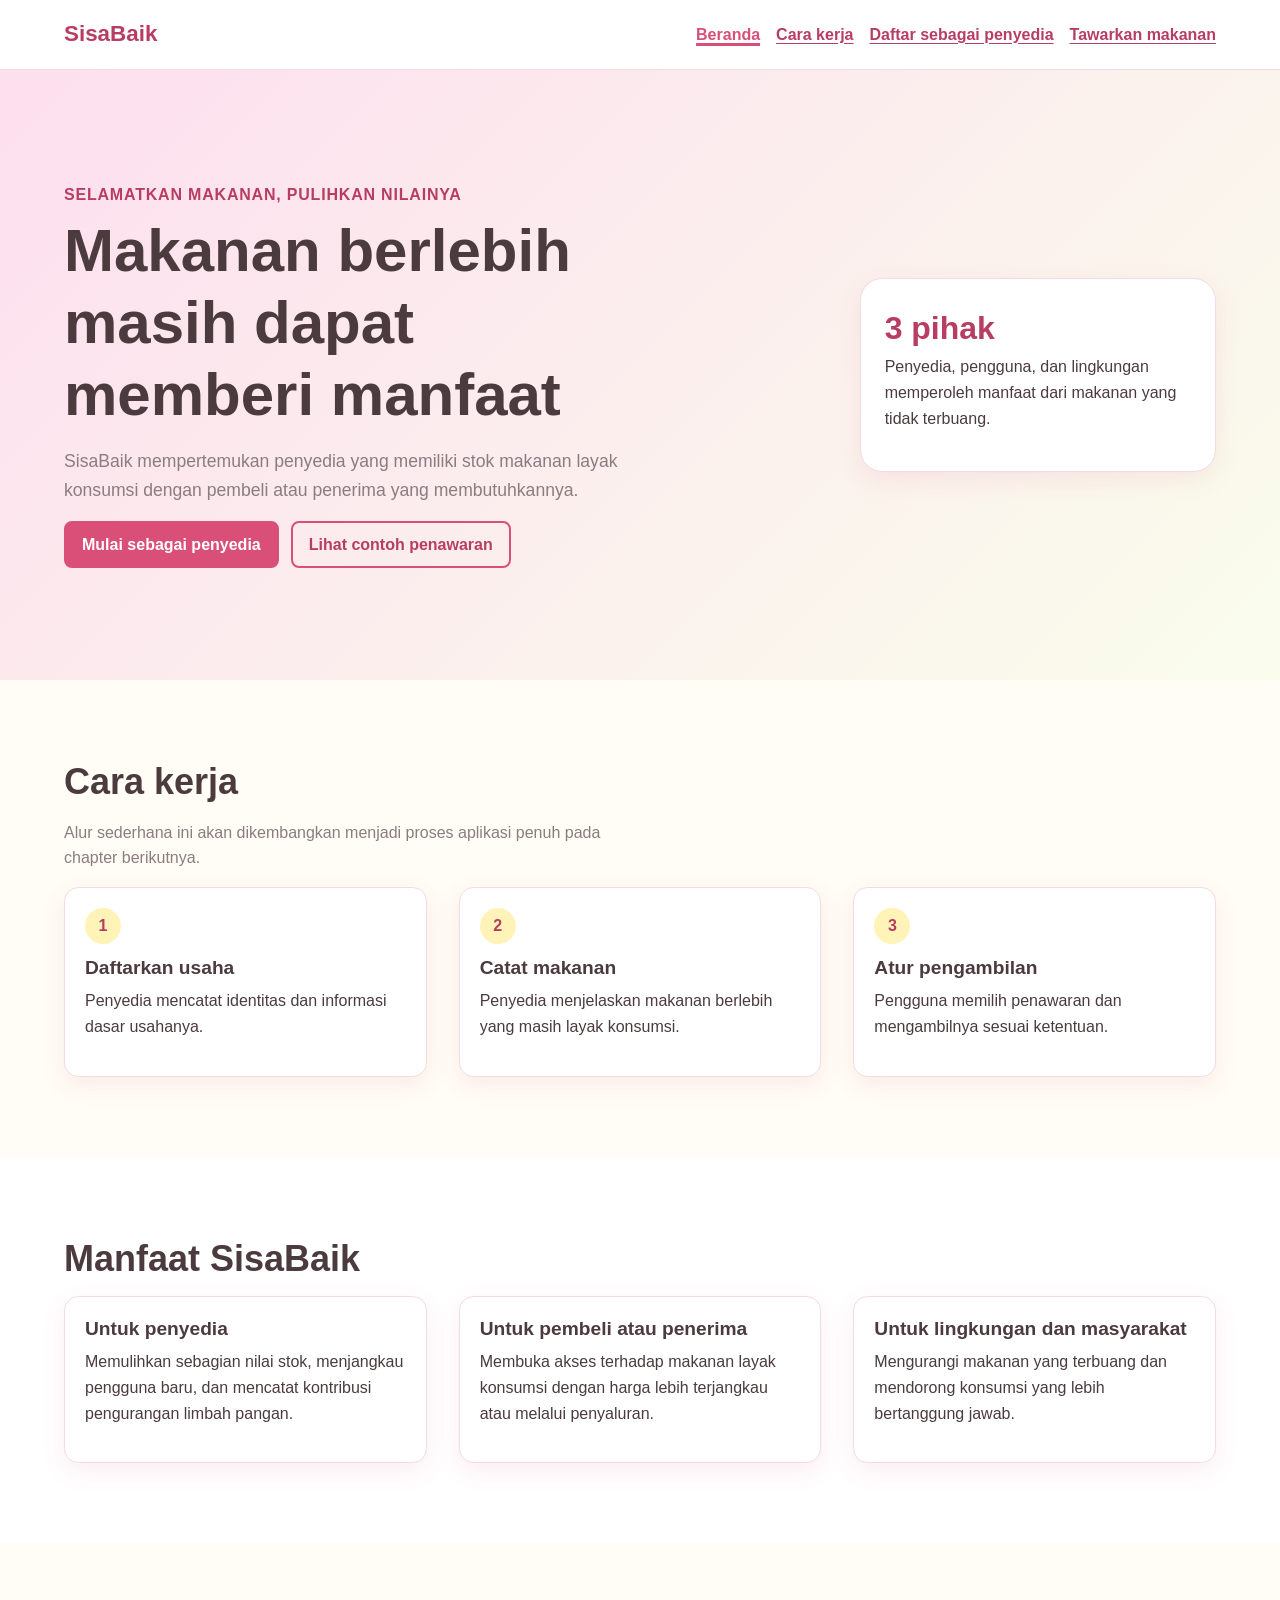
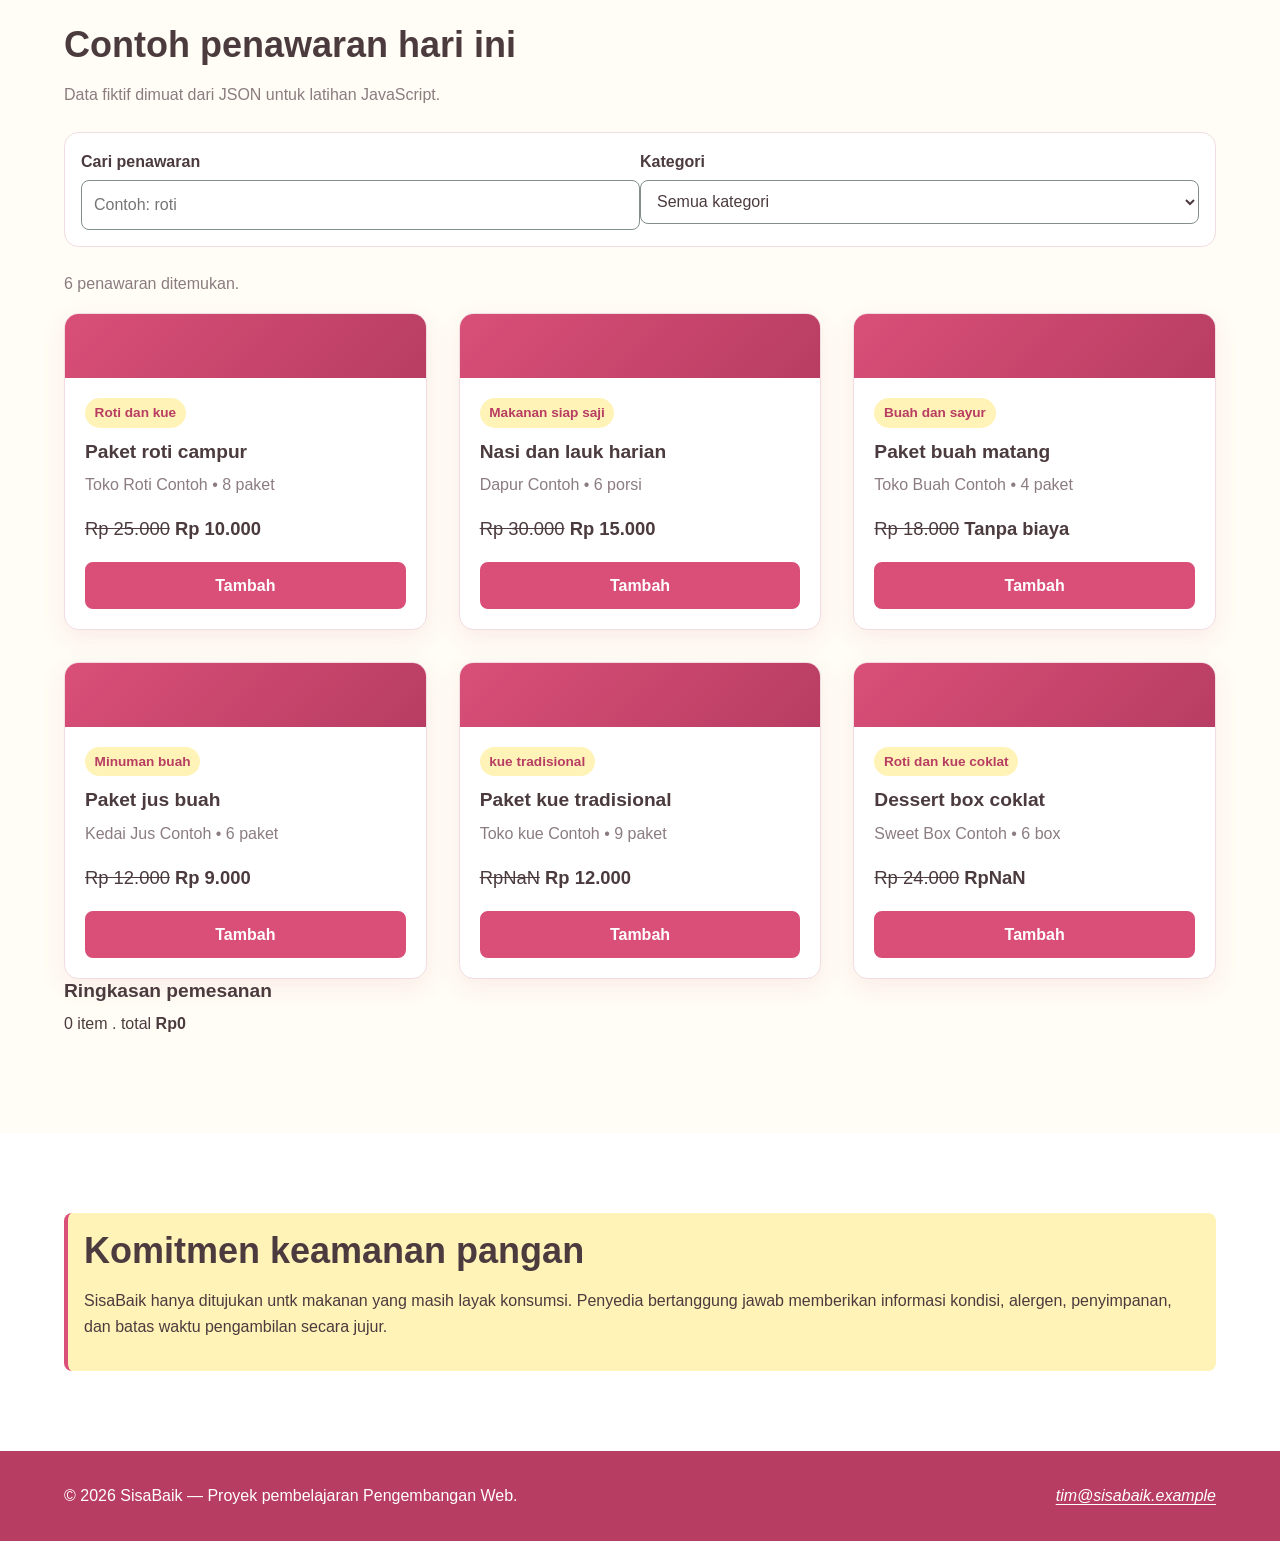
<file: index.html>
<!doctype html>
<html lang="id">
  <head>
    <meta charset="utf-8">
    <meta name="viewport" content="width=device-width, initial-scale=1">
    <meta
      name="description"
      content="SisaBaik membantu penyedia menawarkan makanan berlebih agar tetap bernilai, terjangkau, dan tidak terbuang."
    >
    <title>Beranda | SisaBaik</title>
    <link rel="stylesheet" href="styles.css">
    <script src="app.js" defer></script>
  </head>

  <body>
    <a class="skip-link" href="#konten-utama">Lewati ke konten utama</a>

    <header class="site-header">
      <div class="container header-layout">
        <p class="brand">SisaBaik</p>

        <nav aria-label="Navigasi utama">
          <ul class="nav-list">
            <li><a href="index.html" aria-current="page">Beranda</a></li>
            <li><a href="#cara-kerja">Cara kerja</a></li>
            <li><a href="daftar-penyedia.html">Daftar sebagai penyedia</a></li>
            <li><a href="tawarkan-makanan.html">Tawarkan makanan</a></li>
          </ul>
        </nav>
      </div>
    </header>

    <main id="konten-utama" tabindex="-1">
      <section class="hero" aria-labelledby="judul-utama">
        <div class="container hero-layout">
          <div>
            <p class="eyebrow">Selamatkan makanan, pulihkan nilainya</p>

            <h1 id="judul-utama">
              Makanan berlebih masih dapat memberi manfaat
            </h1>

            <p class="lead">
              SisaBaik mempertemukan penyedia yang memiliki stok makanan layak
              konsumsi dengan pembeli atau penerima yang membutuhkannya.
            </p>

            <div class="button-group">
              <a class="button" href="daftar-penyedia.html">
                Mulai sebagai penyedia
              </a>

              <a class="button button-secondary" href="#penawaran-contoh">
                Lihat contoh penawaran
              </a>
            </div>
          </div>

          <aside class="hero-panel" aria-label="Ringkasan manfaat SisaBaik">
            <strong>3 pihak</strong>
            <p>
              Penyedia, pengguna, dan lingkungan memperoleh manfaat dari
              makanan yang tidak terbuang.
            </p>
          </aside>
        </div>
      </section>

      <section class="section" id="cara-kerja" aria-labelledby="judul-cara-kerja">
        <div class="container">
          <h2 id="judul-cara-kerja">Cara kerja</h2>

          <p class="section-intro">
            Alur sederhana ini akan dikembangkan menjadi proses aplikasi penuh
            pada chapter berikutnya.
          </p>

          <div class="steps-grid">
            <article class="card">
              <span class="step-number" aria-hidden="true">1</span>
              <h3>Daftarkan usaha</h3>
              <p>
                Penyedia mencatat identitas dan informasi dasar usahanya.
              </p>
            </article>

            <article class="card">
              <span class="step-number" aria-hidden="true">2</span>
              <h3>Catat makanan</h3>
              <p>
                Penyedia menjelaskan makanan berlebih yang masih layak
                konsumsi.
              </p>
            </article>

            <article class="card">
              <span class="step-number" aria-hidden="true">3</span>
              <h3>Atur pengambilan</h3>
              <p>
                Pengguna memilih penawaran dan mengambilnya sesuai ketentuan.
              </p>
            </article>
          </div>
        </div>
      </section>

      <section class="section section-alt" aria-labelledby="judul-manfaat">
        <div class="container">
          <h2 id="judul-manfaat">Manfaat SisaBaik</h2>

          <div class="benefit-grid">
            <article class="card">
              <h3>Untuk penyedia</h3>
              <p>
                Memulihkan sebagian nilai stok, menjangkau pengguna baru, dan
                mencatat kontribusi pengurangan limbah pangan.
              </p>
            </article>

            <article class="card">
              <h3>Untuk pembeli atau penerima</h3>
              <p>
                Membuka akses terhadap makanan layak konsumsi dengan harga
                lebih terjangkau atau melalui penyaluran.
              </p>
            </article>

            <article class="card">
              <h3>Untuk lingkungan dan masyarakat</h3>
              <p>
                Mengurangi makanan yang terbuang dan mendorong konsumsi yang
                lebih bertanggung jawab.
              </p>
            </article>
          </div>
        </div>
      </section>

      <section class="section" id="penawaran-contoh" aria-labelledby="judul-penawaran">
        <div class="container">
          <h2 id="judul-penawaran">Contoh penawaran hari ini</h2>

          <p class="section-intro">Data fiktif dimuat dari JSON untuk latihan JavaScript.</p>
          <form class="filter-panel" id="filter-form" role="search">
          <p>
            <label for="kata-kunci">Cari penawaran</label><br>
          <input id="kata-kunci" name="kata_kunci" type="search" placeholder="Contoh: roti">
          </p>
          <p>
            <label for="filter-kategori">Kategori</label><br>
          <select id="filter-kategori" name="kategori">
            <option value="semua">Semua kategori</option>
            <option value="makanan-siap-saji">Makanan siap saji</option>
            <option value="roti-kue">Roti dan kue</option>
            <option value="buah-sayur">Buah dan sayur</option>
            <option value="minuman buah">Minuman</option>
            <option value="kue">kue tradisional</option> 
            <option value="roti-kue-coklat">Roti dan kue coklat</option>
            </select>
          </p>
          </form>
          <p id="status-katalog" class="status-message" role="status" aria-live="polite">Memuat penawaran...</p>

          <div class="offer-grid" id="daftar-penawaran"></div>
          <aside class="cart-summary" aria-labelledby="judul-ringkasan">
            <h3 id="judul-ringkasan">Ringkasan pemesanan</h3>
            <p><span id="jumlah-item">0</span> item . total <strong id="total-pesanan">Rp0</strong></p>
            </aside>
            </div>
          </div>
          </section>
          
          <section class="section section-alt" aria-labelledby="judul-keamanan">
            <div class="container">
              <div class="notice">
                <h2 id="judul-keamanan">Komitmen keamanan pangan</h2>
                <p>SisaBaik hanya ditujukan untk makanan yang masih layak konsumsi. Penyedia bertanggung jawab memberikan
                  informasi kondisi, alergen, penyimpanan, dan batas waktu pengambilan secara jujur.</p>
                </div>
              </div>
              </section>
            </main>

    <footer class="site-footer">
      <div class="container footer-layout">
        <p>&copy; 2026 SisaBaik — Proyek pembelajaran Pengembangan Web.</p>

        <address>
          <a href="mailto:tim@sisabaik.example">
            tim@sisabaik.example
          </a>
        </address>
      </div>
    </footer>
  </body>
</html>
</file>
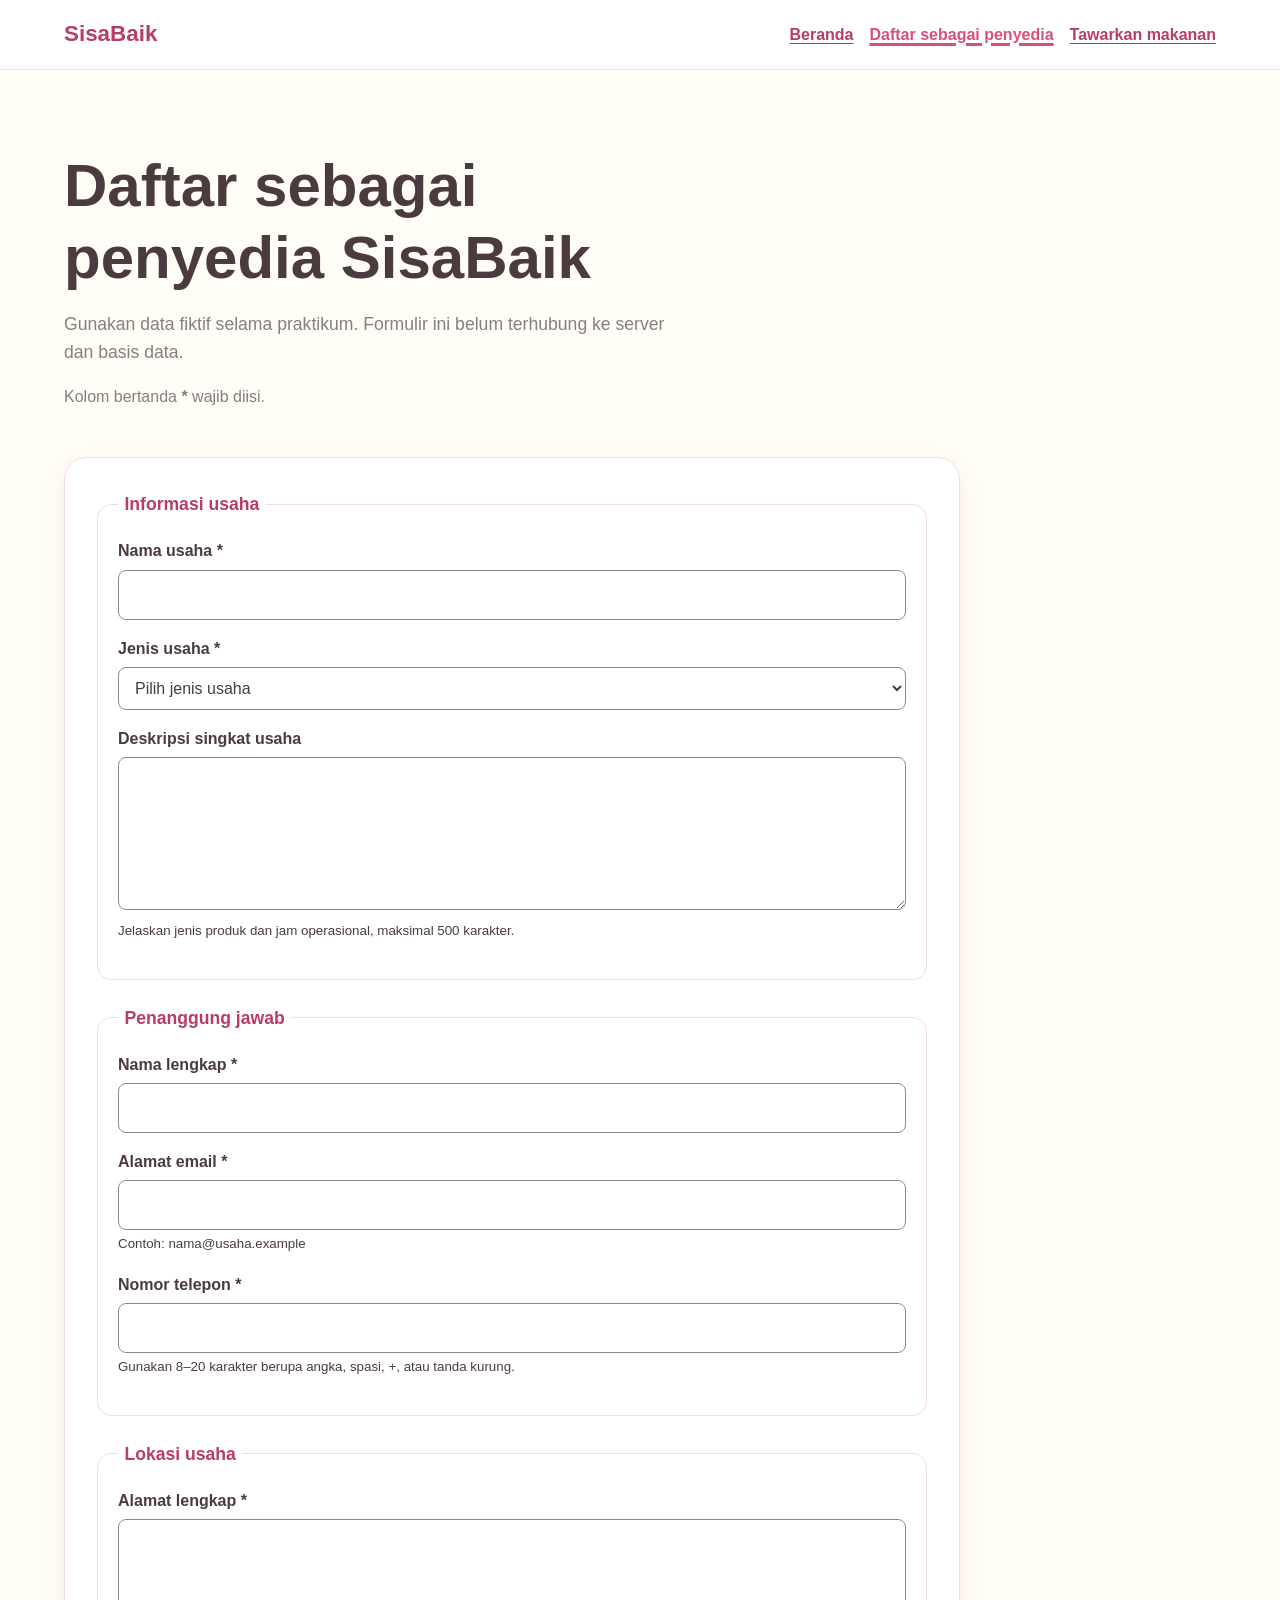
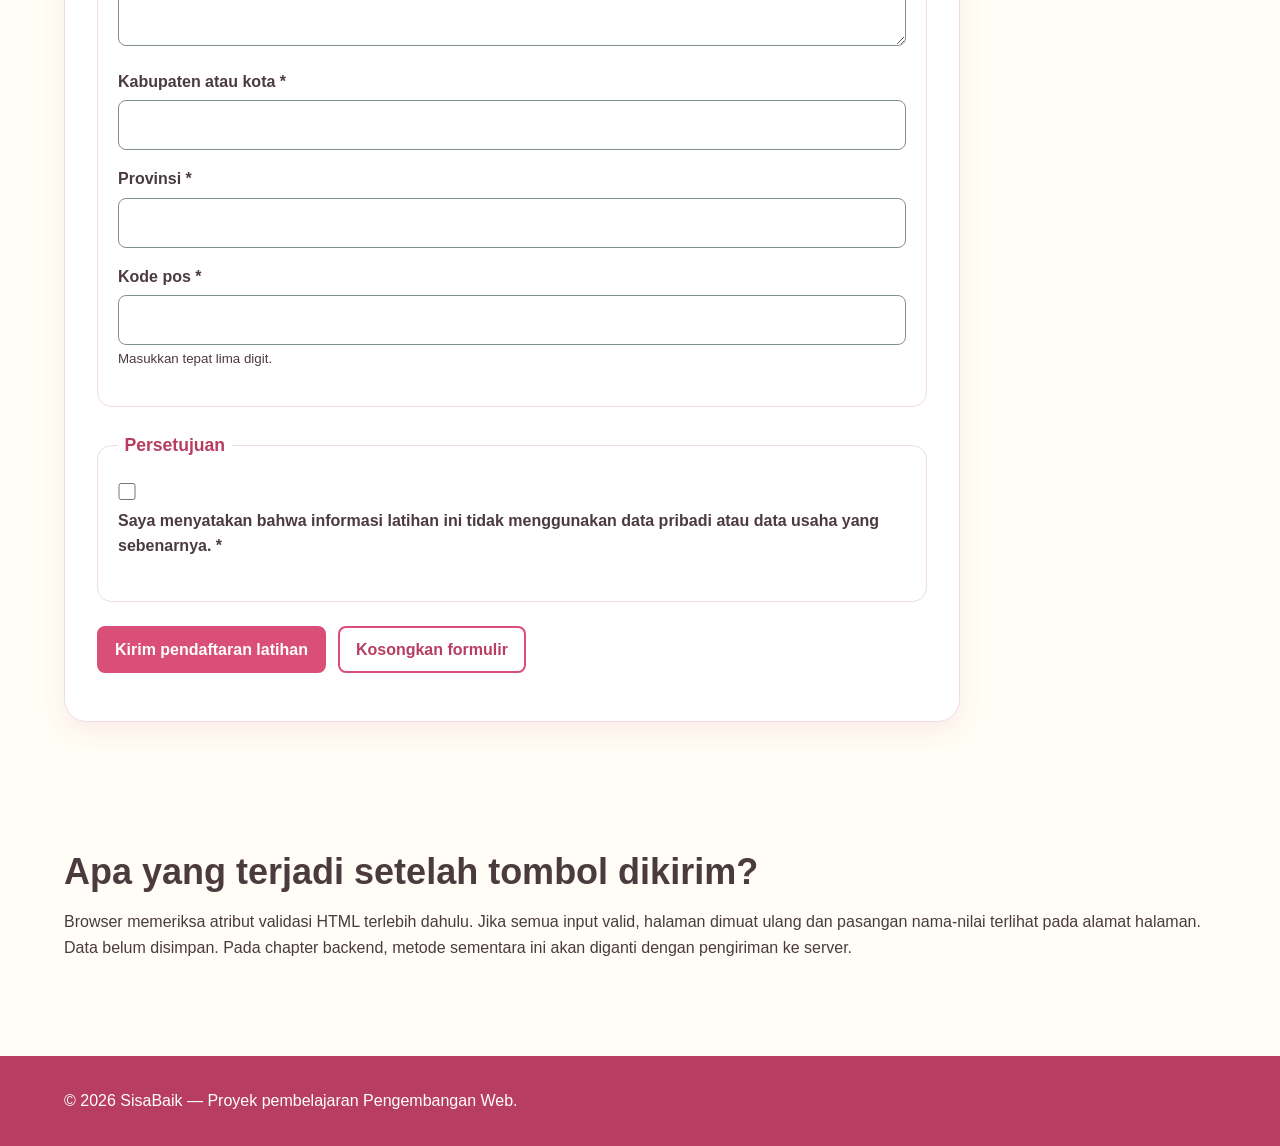
<file: daftar-penyedia.html>
<!doctype html>
<html lang="id">
  <head>
    <meta charset="utf-8">
    <meta name="viewport" content="width=device-width, initial-scale=1">

    <meta
      name="description"
      content="Formulir prototipe untuk mendaftarkan usaha sebagai penyedia makanan di SisaBaik."
    >

    <title>Daftar Penyedia | SisaBaik</title>

    <link rel="stylesheet" href="styles.css">
    <script scr="app.js" defer></script>
  </head>

  <body>
    <a class="skip-link" href="#konten-utama">
      Lewati ke konten utama
    </a>

    <header class="site-header">
      <div class="container header-layout">
        <p class="brand">SisaBaik</p>

        <nav aria-label="Navigasi utama">
          <ul class="nav-list">
            <li>
              <a href="index.html">Beranda</a>
            </li>

            <li>
              <a href="daftar-penyedia.html" aria-current="page">
                Daftar sebagai penyedia
              </a>
            </li>

            <li>
              <a href="tawarkan-makanan.html">
                Tawarkan makanan
              </a>
            </li>
          </ul>
        </nav>
      </div>
    </header>

    <main class="container" id="konten-utama" tabindex="-1">
      <div class="page-heading">
        <h1>Daftar sebagai penyedia SisaBaik</h1>

        <p class="lead">
          Gunakan data fiktif selama praktikum. Formulir ini belum terhubung
          ke server dan basis data.
        </p>

        <p class="required-note" id="petunjuk-wajib">
          Kolom bertanda <strong>*</strong> wajib diisi.
        </p>
      </div>

      <form
        class="form-card"
        action="daftar-penyedia.html"
        method="get"
        aria-describedby="petunjuk-wajib"
      >
        <fieldset class="form-section">
          <legend>Informasi usaha</legend>

          <p>
            <label for="nama-usaha">Nama usaha *</label><br>

            <input
              type="text"
              id="nama-usaha"
              name="nama_usaha"
              autocomplete="organization"
              minlength="3"
              maxlength="100"
              required
            >
          </p>

          <p>
            <label for="jenis-usaha">Jenis usaha *</label><br>

            <select id="jenis-usaha" name="jenis_usaha" required>
              <option value="">Pilih jenis usaha</option>
              <option value="restoran">Restoran</option>
              <option value="toko-roti">Toko roti</option>
              <option value="katering">Katering</option>
              <option value="ritel">Toko ritel</option>
              <option value="hotel">Hotel atau penginapan</option>
              <option value="lainnya">Lainnya</option>
            </select>
          </p>

          <p>
            <label for="deskripsi-usaha">
              Deskripsi singkat usaha
            </label><br>

            <textarea
              id="deskripsi-usaha"
              name="deskripsi_usaha"
              rows="5"
              maxlength="500"
              aria-describedby="bantuan-deskripsi"
            ></textarea><br>

            <small id="bantuan-deskripsi">
              Jelaskan jenis produk dan jam operasional, maksimal 500 karakter.
            </small>
          </p>
        </fieldset>

        <fieldset class="form-section">
          <legend>Penanggung jawab</legend>

          <p>
            <label for="nama-penanggung-jawab">
              Nama lengkap *
            </label><br>

            <input
              type="text"
              id="nama-penanggung-jawab"
              name="nama_penanggung_jawab"
              autocomplete="name"
              minlength="3"
              maxlength="100"
              required
            >
          </p>

          <p>
            <label for="email">Alamat email *</label><br>

            <input
              type="email"
              id="email"
              name="email"
              autocomplete="email"
              maxlength="254"
              aria-describedby="bantuan-email"
              required
            ><br>

            <small id="bantuan-email">
              Contoh: nama@usaha.example
            </small>
          </p>

          <p>
            <label for="telepon">Nomor telepon *</label><br>

            <input
              type="tel"
              id="telepon"
              name="telepon"
              autocomplete="tel"
              inputmode="tel"
              pattern="[0-9+() ]{8,20}"
              aria-describedby="bantuan-telepon"
              required
            ><br>

            <small id="bantuan-telepon">
              Gunakan 8–20 karakter berupa angka, spasi, +, atau tanda kurung.
            </small>
          </p>
        </fieldset>

        <fieldset class="form-section">
          <legend>Lokasi usaha</legend>

          <p>
            <label for="alamat">Alamat lengkap *</label><br>

            <textarea
              id="alamat"
              name="alamat"
              rows="4"
              autocomplete="street-address"
              minlength="10"
              maxlength="250"
              required
            ></textarea>
          </p>

          <p>
            <label for="kota">Kabupaten atau kota *</label><br>

            <input
              type="text"
              id="kota"
              name="kota"
              autocomplete="address-level2"
              maxlength="100"
              required
            >
          </p>

          <p>
            <label for="provinsi">Provinsi *</label><br>

            <input
              type="text"
              id="provinsi"
              name="provinsi"
              autocomplete="address-level1"
              maxlength="100"
              required
            >
          </p>

          <p>
            <label for="kode-pos">Kode pos *</label><br>

            <input
              type="text"
              id="kode-pos"
              name="kode_pos"
              autocomplete="postal-code"
              inputmode="numeric"
              pattern="[0-9]{5}"
              aria-describedby="bantuan-kode-pos"
              required
            ><br>

            <small id="bantuan-kode-pos">
              Masukkan tepat lima digit.
            </small>
          </p>
        </fieldset>

        <fieldset class="form-section">
          <legend>Persetujuan</legend>

          <p>
            <input
              type="checkbox"
              id="persetujuan"
              name="persetujuan"
              value="setuju"
              required
            >

            <label for="persetujuan">
              Saya menyatakan bahwa informasi latihan ini tidak menggunakan
              data pribadi atau data usaha yang sebenarnya. *
            </label>
          </p>
        </fieldset>

        <p class="form-actions">
          <button class="button" type="submit">
            Kirim pendaftaran latihan
          </button>

          <button class="button button-secondary" type="reset">
            Kosongkan formulir
          </button>
        </p>
      </form>

      <section class="section" aria-labelledby="catatan-prototipe">
        <h2 id="catatan-prototipe">
          Apa yang terjadi setelah tombol dikirim?
        </h2>

        <p>
          Browser memeriksa atribut validasi HTML terlebih dahulu. Jika semua
          input valid, halaman dimuat ulang dan pasangan nama-nilai terlihat
          pada alamat halaman. Data belum disimpan. Pada chapter backend,
          metode sementara ini akan diganti dengan pengiriman ke server.
        </p>
      </section>
    </main>

    <footer class="site-footer">
      <div class="container footer-layout">
        <p>
          &copy; 2026 SisaBaik — Proyek pembelajaran Pengembangan Web.
        </p>
      </div>
    </footer>
  </body>
</html>
</file>
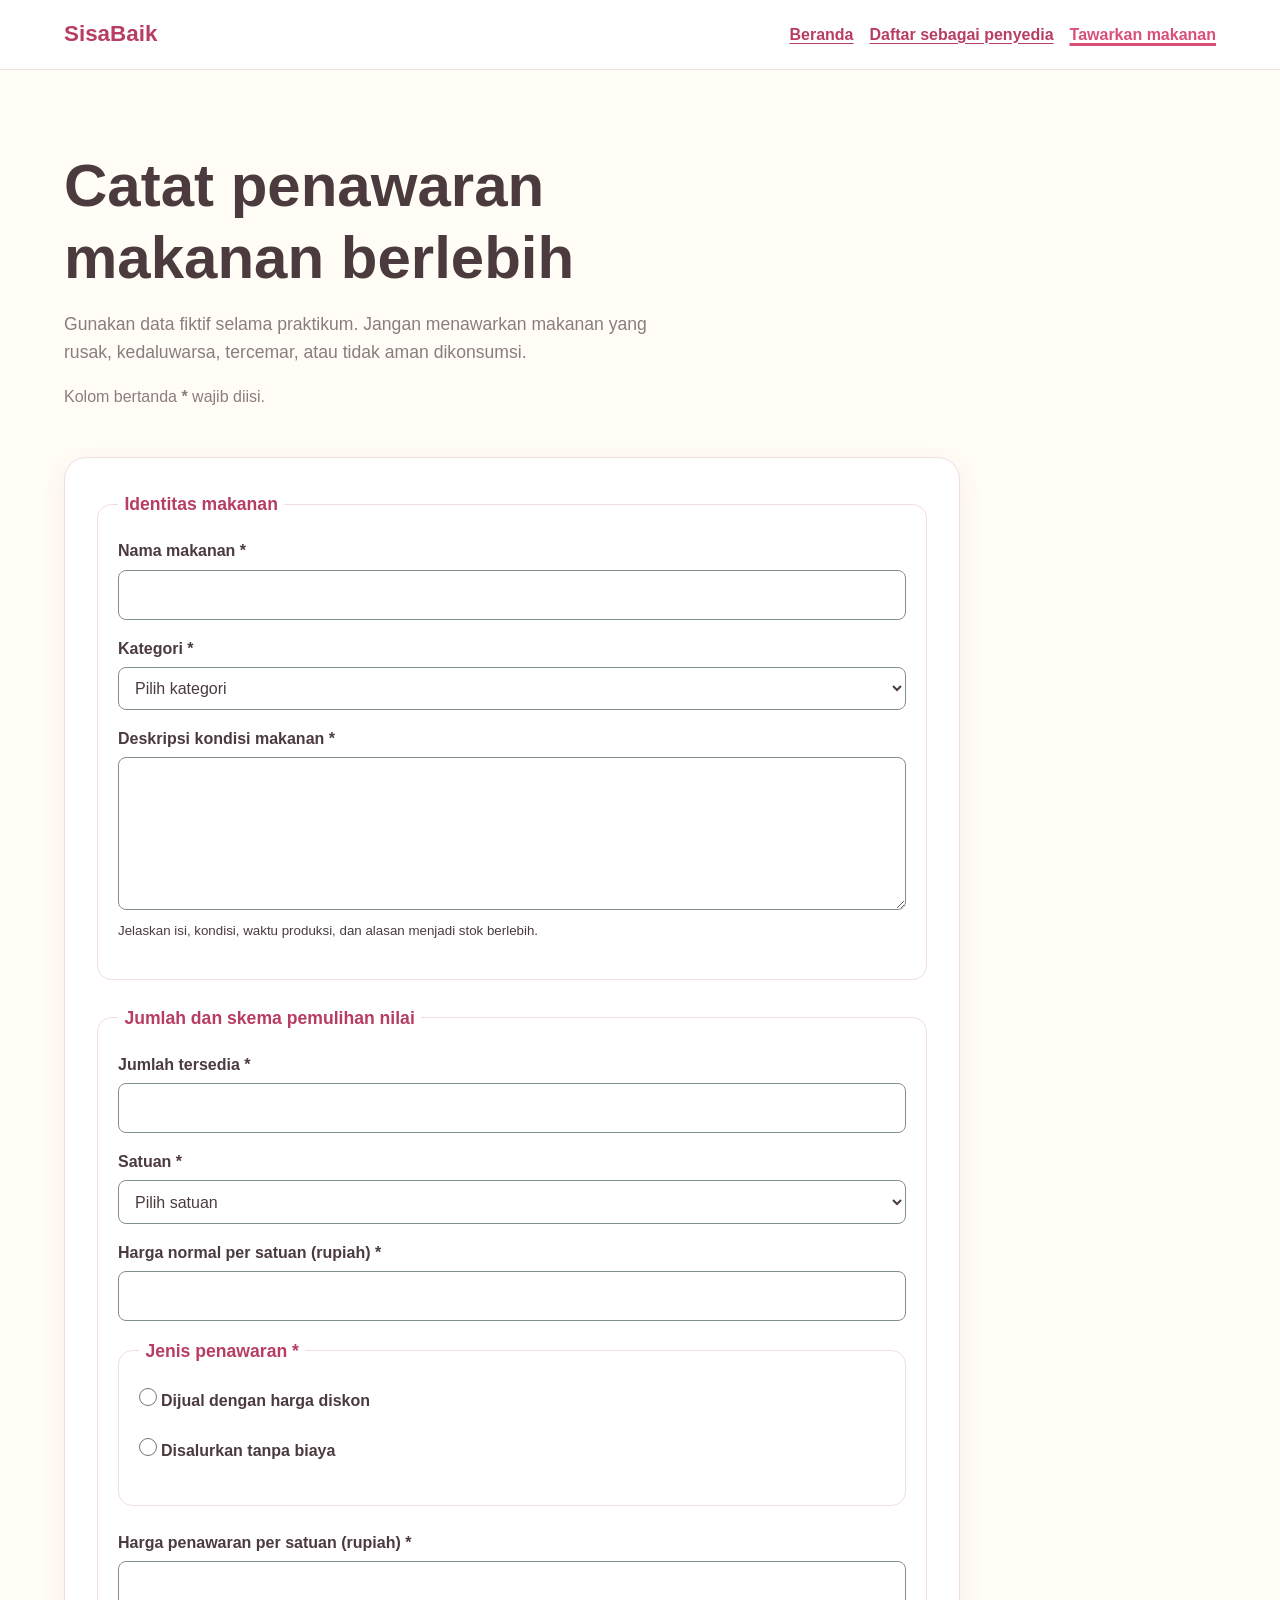
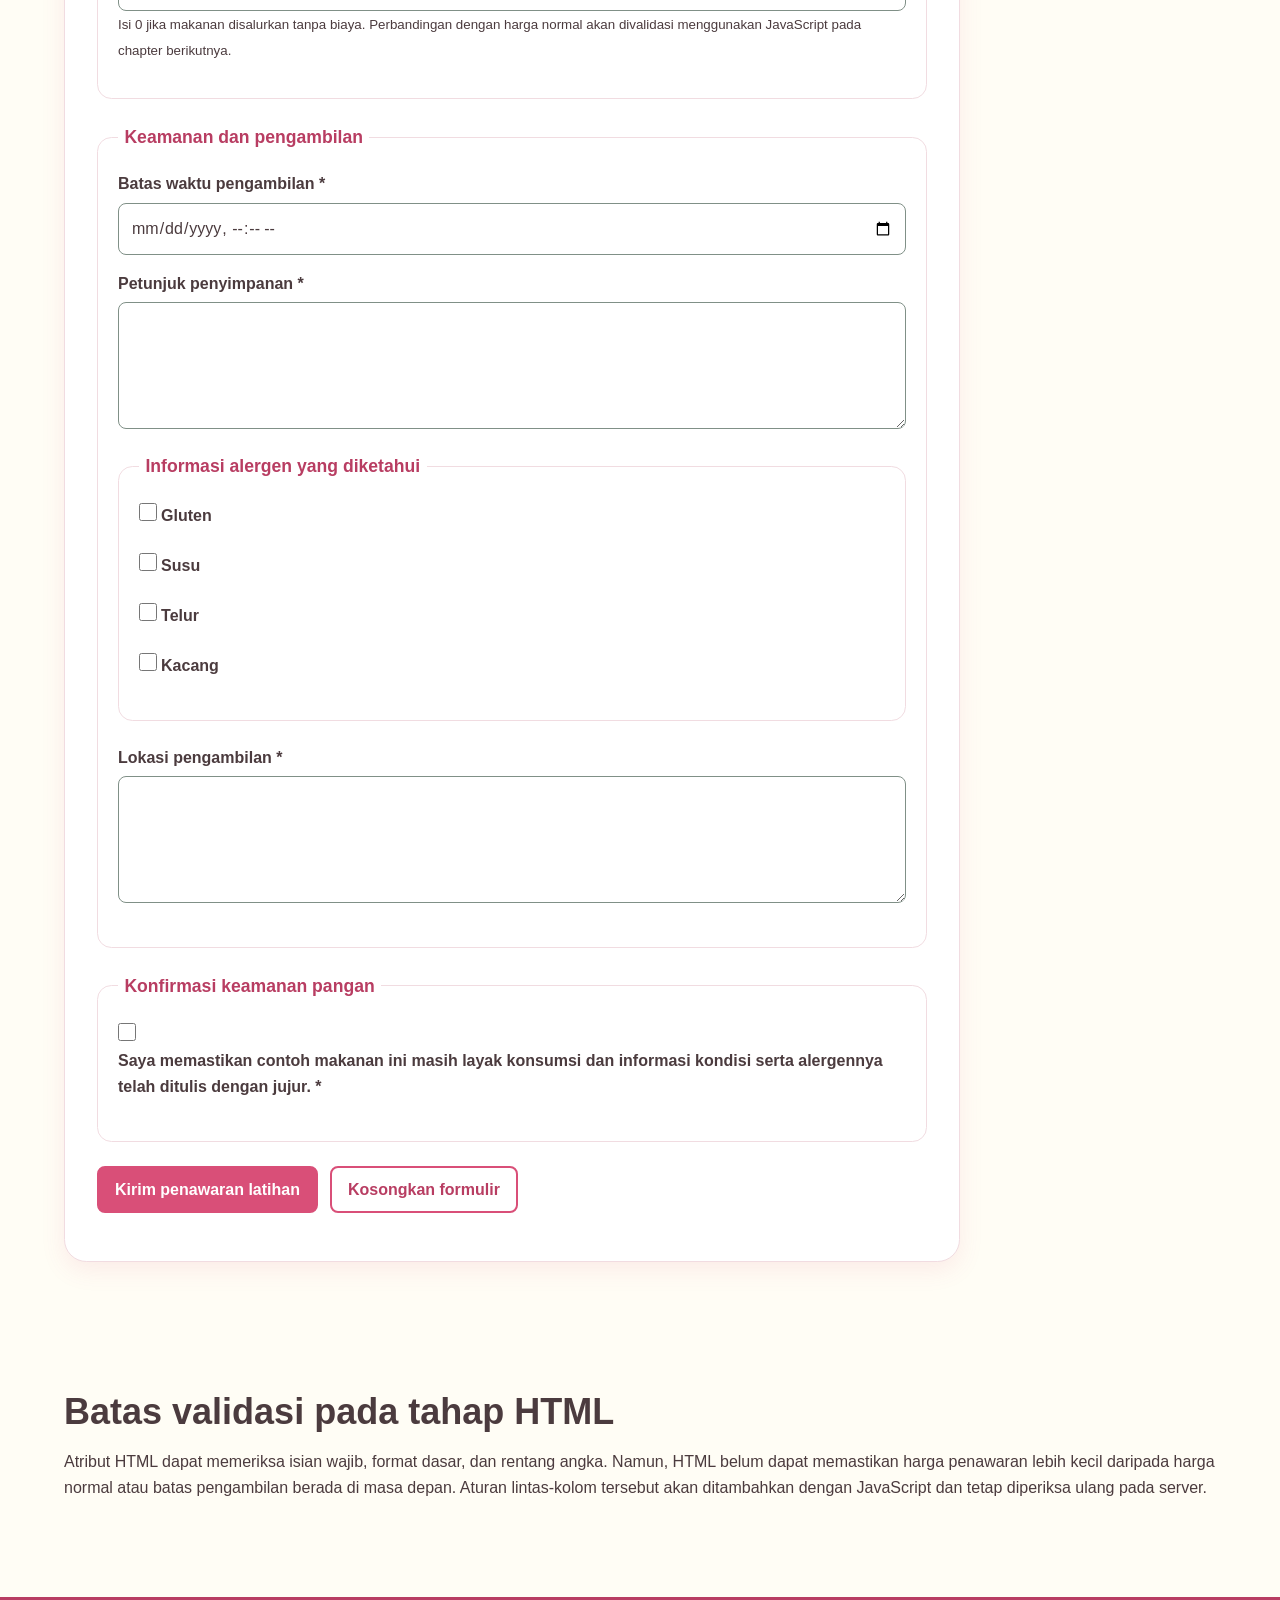
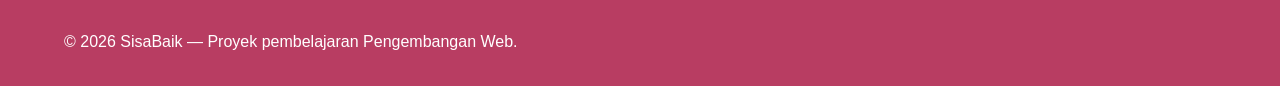
<file: tawarkan-makanan.html>
<!doctype html>
<html lang="id">
  <head>
    <meta charset="utf-8">
    <meta name="viewport" content="width=device-width, initial-scale=1">

    <meta
      name="description"
      content="Formulir prototipe untuk mencatat makanan berlebih yang akan ditawarkan melalui SisaBaik."
    >

    <title>Tawarkan Makanan | SisaBaik</title>

    <link rel="stylesheet" href="styles.css">
    <script src="app.js" defer></script>
  </head>

  <body>
    <a class="skip-link" href="#konten-utama">
      Lewati ke konten utama
    </a>

    <header class="site-header">
      <div class="container header-layout">
        <p class="brand">SisaBaik</p>

        <nav aria-label="Navigasi utama">
          <ul class="nav-list">
            <li>
              <a href="index.html">Beranda</a>
            </li>

            <li>
              <a href="daftar-penyedia.html">
                Daftar sebagai penyedia
              </a>
            </li>

            <li>
              <a href="tawarkan-makanan.html" aria-current="page">
                Tawarkan makanan
              </a>
            </li>
          </ul>
        </nav>
      </div>
    </header>

    <main class="container" id="konten-utama" tabindex="-1">
      <div class="page-heading">
        <h1>Catat penawaran makanan berlebih</h1>

        <p class="lead">
          Gunakan data fiktif selama praktikum. Jangan menawarkan makanan yang
          rusak, kedaluwarsa, tercemar, atau tidak aman dikonsumsi.
        </p>

        <p class="required-note" id="petunjuk-wajib">
          Kolom bertanda <strong>*</strong> wajib diisi.
        </p>
      </div>

      <form
        class="form-card"
        id="form-penawaran" action="tawarkan-makanan.html" method="get" aria-describedby="petunjuk-wajib">
        <fieldset class="form-section">
          <legend>Identitas makanan</legend>

          <p>
            <label for="nama-makanan">Nama makanan *</label><br>

            <input
              type="text"
              id="nama-makanan"
              name="nama_makanan"
              minlength="3"
              maxlength="120"
              required
            >
          </p>

          <p>
            <label for="kategori">Kategori *</label><br>

            <select id="kategori" name="kategori" required>
              <option value="">Pilih kategori</option>
              <option value="makanan-siap-saji">
                Makanan siap saji
              </option>
              <option value="roti-kue">
                Roti atau kue
              </option>
              <option value="buah-sayur">
                Buah atau sayur
              </option>
              <option value="minuman">
                Minuman
              </option>
              <option value="bahan-pangan">
                Bahan pangan
              </option>
              <option value="lainnya">
                Lainnya
              </option>
            </select>
          </p>

          <p>
            <label for="deskripsi-makanan">
              Deskripsi kondisi makanan *
            </label><br>

            <textarea
              id="deskripsi-makanan"
              name="deskripsi_makanan"
              rows="5"
              minlength="20"
              maxlength="600"
              aria-describedby="bantuan-deskripsi-makanan"
              required
            ></textarea><br>

            <small id="bantuan-deskripsi-makanan">
              Jelaskan isi, kondisi, waktu produksi, dan alasan menjadi stok
              berlebih.
            </small>
          </p>
        </fieldset>

        <fieldset class="form-section">
          <legend>Jumlah dan skema pemulihan nilai</legend>

          <p>
            <label for="jumlah">Jumlah tersedia *</label><br>

            <input
              type="number"
              id="jumlah"
              name="jumlah"
              min="1"
              max="1000"
              step="1"
              required
            >
          </p>

          <p>
            <label for="satuan">Satuan *</label><br>

            <select id="satuan" name="satuan" required>
              <option value="">Pilih satuan</option>
              <option value="porsi">Porsi</option>
              <option value="paket">Paket</option>
              <option value="buah">Buah</option>
              <option value="kilogram">Kilogram</option>
              <option value="liter">Liter</option>
            </select>
          </p>

          <p>
            <label for="harga-normal">
              Harga normal per satuan (rupiah) *
            </label><br>

            <input
              type="number"
              id="harga-normal"
              name="harga_normal"
              min="0"
              max="10000000"
              step="500"
              required
            >
          </p>

          <fieldset class="form-section">
            <legend>Jenis penawaran *</legend>

            <p>
              <input
                type="radio"
                id="jenis-diskon"
                name="jenis_penawaran"
                value="diskon"
                required
              >

              <label for="jenis-diskon">
                Dijual dengan harga diskon
              </label>
            </p>

            <p>
              <input
                type="radio"
                id="jenis-donasi"
                name="jenis_penawaran"
                value="donasi"
              >

              <label for="jenis-donasi">
                Disalurkan tanpa biaya
              </label>
            </p>
          </fieldset>

          <p>
            <label for="harga-pemulihan">
              Harga penawaran per satuan (rupiah) *
            </label><br>

            <input
              type="number"
              id="harga-pemulihan"
              name="harga_penawaran"
              min="0"
              max="10000000"
              step="500"
              aria-describedby="bantuan-harga"
              required
            ><br>

            <small id="bantuan-harga">
              Isi 0 jika makanan disalurkan tanpa biaya. Perbandingan dengan
              harga normal akan divalidasi menggunakan JavaScript pada chapter
              berikutnya.
            </small>
          </p>
        </fieldset>

        <fieldset class="form-section">
          <legend>Keamanan dan pengambilan</legend>

          <p>
            <label for="batas-pengambilan">
              Batas waktu pengambilan *
            </label><br>

            <input
              type="datetime-local"
              id="batas-pengambilan"
              name="batas_pengambilan"
              required
            >
          </p>

          <p>
            <label for="petunjuk-penyimpanan">
              Petunjuk penyimpanan *
            </label><br>

            <textarea
              id="petunjuk-penyimpanan"
              name="petunjuk_penyimpanan"
              rows="4"
              minlength="10"
              maxlength="300"
              required
            ></textarea>
          </p>

          <fieldset class="form-section">
            <legend>Informasi alergen yang diketahui</legend>

            <p>
              <input
                type="checkbox"
                id="alergen-gluten"
                name="alergen"
                value="gluten"
              >

              <label for="alergen-gluten">
                Gluten
              </label>
            </p>

            <p>
              <input
                type="checkbox"
                id="alergen-susu"
                name="alergen"
                value="susu"
              >

              <label for="alergen-susu">
                Susu
              </label>
            </p>

            <p>
              <input
                type="checkbox"
                id="alergen-telur"
                name="alergen"
                value="telur"
              >

              <label for="alergen-telur">
                Telur
              </label>
            </p>

            <p>
              <input
                type="checkbox"
                id="alergen-kacang"
                name="alergen"
                value="kacang"
              >

              <label for="alergen-kacang">
                Kacang
              </label>
            </p>
          </fieldset>

          <p>
            <label for="lokasi-pengambilan">
              Lokasi pengambilan *
            </label><br>

            <textarea
              id="lokasi-pengambilan"
              name="lokasi_pengambilan"
              rows="4"
              autocomplete="street-address"
              minlength="10"
              maxlength="250"
              required
            ></textarea>
          </p>
        </fieldset>

        <fieldset class="form-section">
          <legend>Konfirmasi keamanan pangan</legend>

          <p>
            <input
              type="checkbox"
              id="konfirmasi-keamanan"
              name="konfirmasi_keamanan"
              value="terkonfirmasi"
              required
            >

            <label for="konfirmasi-keamanan">
              Saya memastikan contoh makanan ini masih layak konsumsi dan
              informasi kondisi serta alergennya telah ditulis dengan jujur. *
            </label>
          </p>
        </fieldset>

        <p class="form-actions">
          <button class="button" type="submit">
            Kirim penawaran latihan
          </button>

          <button class="button button-secondary" type="reset">
            Kosongkan formulir
          </button>
        </p>
      </form>

      <section class="section" aria-labelledby="batas-validasi-html">
        <h2 id="batas-validasi-html">
          Batas validasi pada tahap HTML
        </h2>

        <p>
          Atribut HTML dapat memeriksa isian wajib, format dasar, dan rentang
          angka. Namun, HTML belum dapat memastikan harga penawaran lebih kecil
          daripada harga normal atau batas pengambilan berada di masa depan.
          Aturan lintas-kolom tersebut akan ditambahkan dengan JavaScript dan
          tetap diperiksa ulang pada server.
        </p>
      </section>
    </main>

    <footer class="site-footer">
      <div class="container footer-layout">
        <p>
          &copy; 2026 SisaBaik — Proyek pembelajaran Pengembangan Web.
        </p>
      </div>
    </footer>
  </body>
</html>
</file>
<file: styles.css>
:root {
  --color-primary: #d94f78;
  --color-primary-dark: #b83d62;
  --color-primary-soft: #fff3b8;
  --color-accent: #f9d978;
  --color-text: #4b3b3e;
  --color-muted: #8b7c80;
  --color-surface: #ffffff;
  --color-background: #fffdf5;
  --color-border: #f1dce1;
  --color-danger: #e56b78;
  --shadow-card: 0 0.5rem 1.5rem rgba(217 79 120 / 10%);
  --radius-small: 0.5rem;
  --radius-medium: 0.9rem;
  --radius-large: 1.4rem;
  --content-width: 72rem;
}

*,
*::before,
*::after {
  box-sizing: border-box;
}

html {
  scroll-behavior: smooth;
}

body {
  margin: 0;
  background: var(--color-background);
  color: var(--color-text);
  font-family: Arial, Helvetica, sans-serif;
  font-size: 1rem;
  line-height: 1.6;
}

h1,
h2,
h3,
p {
  margin-block-start: 0;
}

h1,
h2,
h3 {
  line-height: 1.2;
}

h1 {
  max-width: 18ch;
  margin-block-end: 1rem;
  font-size: clamp(2rem, 7vw, 3.75rem);
}

h2 {
  margin-block-end: 1rem;
  font-size: clamp(1.5rem, 4vw, 2.25rem);
}

h3 {
  margin-block-end: 0.6rem;
  font-size: 1.2rem;
}

a {
  color: var(--color-primary-dark);
  text-underline-offset: 0.2em;
}

a:hover {
  text-decoration-thickness: 0.18em;
}

:focus-visible {
  outline: 0.2rem solid var(--color-accent);
  outline-offset: 0.2rem;
}

.skip-link {
  position: absolute;
  inset-block-start: 0.5rem;
  inset-inline-start: 0.5rem;
  z-index: 100;
  padding: 0.7rem 1rem;
  border-radius: var(--radius-small);
  background: var(--color-text);
  color: var(--color-surface);
  transform: translateY(-180%);
}

.skip-link:focus {
  transform: translateY(0);
}

.container {
  width: min(100% - 2rem, var(--content-width));
  margin-inline: auto;
}

.site-header {
  background: var(--color-surface);
  border-block-end: 0.0625rem solid var(--color-border);
}

.header-layout {
  display: flex;
  flex-direction: column;
  gap: 0.75rem;
  padding-block: 1rem;
}

.brand {
  margin: 0;
  color: var(--color-primary-dark);
  font-size: 1.4rem;
  font-weight: 700;
}

.nav-list {
  display: flex;
  flex-wrap: wrap;
  gap: 0.5rem 1rem;
  margin: 0;
  padding: 0;
  list-style: none;
}

.nav-list a {
  display: inline-block;
  padding-block: 0.35rem;
  font-weight: 700;
}

.nav-list a[aria-current="page"] {
  color: var(--color-primary);
  text-decoration-thickness: 0.2em;
}

.hero {
  padding-block: clamp(3rem, 10vw, 7rem);
  background:
    linear-gradient(135deg, rgba(253, 221, 238, 0.95), rgba(249, 253, 235, 0.92));
}

.hero-layout {
  display: grid;
  gap: 2rem;
  align-items: center;
}

.eyebrow {
  margin-block-end: 0.5rem;
  color: var(--color-primary-dark);
  font-weight: 700;
  letter-spacing: 0.05em;
  text-transform: uppercase;
}

.lead {
  max-width: 62ch;
  color: var(--color-muted);
  font-size: 1.1rem;
}

.hero-panel {
  padding: 1.5rem;
  border: 0.0625rem solid var(--color-border);
  border-radius: var(--radius-large);
  background: var(--color-surface);
  box-shadow: var(--shadow-card);
}

.hero-panel strong {
  display: block;
  color: var(--color-primary-dark);
  font-size: 2rem;
}

.button-group,
.form-actions {
  display: flex;
  flex-wrap: wrap;
  gap: 0.75rem;
  align-items: center;
}

.button {
  display: inline-block;
  padding: 0.75rem 1rem;
  border: 0.125rem solid var(--color-primary);
  border-radius: var(--radius-small);
  background: var(--color-primary);
  color: var(--color-surface);
  font: inherit;
  font-weight: 700;
  line-height: 1.2;
  text-decoration: none;
  cursor: pointer;
}

.button:hover {
  background: var(--color-primary-dark);
  border-color: var(--color-primary-dark);
}

.button-secondary {
  background: transparent;
  color: var(--color-primary-dark);
}

.section {
  padding-block: clamp(2.5rem, 7vw, 5rem);
}

.section-alt {
  background: var(--color-surface);
}

.section-intro {
  max-width: 65ch;
  color: var(--color-muted);
}

.steps-grid,
.benefit-grid,
.offer-grid {
  display: grid;
  grid-template-columns: 1fr;
  gap: 2rem;
}
.card {
  padding: 1.25rem;
  border: 0.0625rem solid var(--color-border);
  border-radius: var(--radius-medium);
  background: var(--color-surface);
  box-shadow: var(--shadow-card);
}

.step-number {
  display: inline-grid;
  width: 2.25rem;
  height: 2.25rem;
  margin-block-end: 0.75rem;
  place-items: center;
  border-radius: 50%;
  background: var(--color-primary-soft);
  color: var(--color-primary-dark);
  font-weight: 700;
}

.offer-card {
  display: flex;
  flex-direction: column;
  overflow: hidden;
  border: 0.0625rem solid var(--color-border);
  border-radius: var(--radius-medium);
  background: var(--color-surface);
  box-shadow: var(--shadow-card);
}

.offer-card__visual {
  min-height: 4rem;
  background: linear-gradient(
    135deg,
    var(--color-primary),
    var(--color-primary-dark)
  );
}

.offer-card__content {
  display: flex;
  flex: 1;
  flex-direction: column;
  padding: 1.25rem;
}

.offer-card__meta {
  color: var(--color-muted);
}

.offer-card__price {
  margin-block-start: auto;
  font-size: 1.15rem;
}

.badge {
  display: inline-block;
  width: fit-content;
  margin-block-end: 0.75rem;
  padding: 0.25rem 0.6rem;
  border-radius: 999px;
  background: var(--color-primary-soft);
  color: var(--color-primary-dark);
  font-size: 0.85rem;
  font-weight: 700;
}

.notice {
  padding: 1rem;
  border-inline-start: 0.3rem solid var(--color-primary);
  border-radius: var(--radius-small);
  background: var(--color-primary-soft);
}

.page-heading {
  padding-block: clamp(2.5rem, 7vw, 5rem) 2rem;
}

.form-card {
  max-width: 56rem;
  margin-block-end: 3rem;
  padding: clamp(1rem, 4vw, 2rem);
  border: 0.0625rem solid var(--color-border);
  border-radius: var(--radius-large);
  background: var(--color-surface);
  box-shadow: var(--shadow-card);
}

.form-section {
  margin: 0 0 1.5rem;
  padding: 1.25rem;
  border: 0.0625rem solid var(--color-border);
  border-radius: var(--radius-medium);
}

.form-section legend {
  padding-inline: 0.4rem;
  color: var(--color-primary-dark);
  font-size: 1.1rem;
  font-weight: 700;
}

label {
  display: inline-block;
  margin-block-end: 0.35rem;
  font-weight: 700;
}

input,
select,
textarea {
  width: 100%;
  padding: 0.7rem 0.75rem;
  border: 0.0625rem solid #809087;
  border-radius: var(--radius-small);
  background: var(--color-surface);
  color: var(--color-text);
  font: inherit;
}

textarea {
  resize: vertical;
}

input:focus,
select:focus,
textarea:focus {
  border-color: var(--color-primary-dark);
}

input[type="checkbox"],
input[type="radio"] {
  width: 1.1rem;
  height: 1.1rem;
  margin: 0.2rem 0 0;
  accent-color: var(--color-primary);
}

.required-note {
  color: var(--color-muted);
}

.site-footer {
  padding-block: 2rem;
  background: var(--color-primary-dark);
  color: var(--color-surface);
}

.site-footer a {
  color: var(--color-surface);
}

.footer-layout {
  display: flex;
  flex-direction: column;
  gap: 0.5rem;
}

.footer-layout p,
.footer-layout address {
  margin: 0;
}

@media (min-width: 48rem) {
  .header-layout {
    flex-direction: row;
    justify-content: space-between;
    align-items: center;
  }

  .hero-layout {
    grid-template-columns: minmax(0, 1.5fr) minmax(15rem, 0.7fr);
  }

  .steps-grid,
  .benefit-grid {
    grid-template-columns: repeat(3, minmax(0, 1fr));
  }

  .offer-grid {
    grid-template-columns: repeat(3, minmax(0, 1fr));
  
  }

  .footer-layout {
    flex-direction: row;
    justify-content: space-between;
    align-items: center;
  }
}

  .filter-panel { display:grid; gap:1 rem; margin-block:1.5rem; padding:1rem; border:0.0625rem solid var(--color-border); border-radius:var(--radius-medium); background:var(--color-surface); }

  .filter-panel p { margin:0; }
  
  .status-message { min-height:1.6em; color:var(--color-muted);}

  .crat-summary { margin-block-start:1.5rem; padding:1rem; border-radius:var(--radius-medium); background:var(--color-primary-soft); }

  .error-message { color:var(--color-danger); font-weight:700; }
  @media (min-width:48rem) { .filter-panel {grid-template-columns:repeat(2,minmax(0,1fr)); } }


@media (prefers-reduced-motion: reduce) {
  html {
    scroll-behavior: auto;
  }
}
</file>
